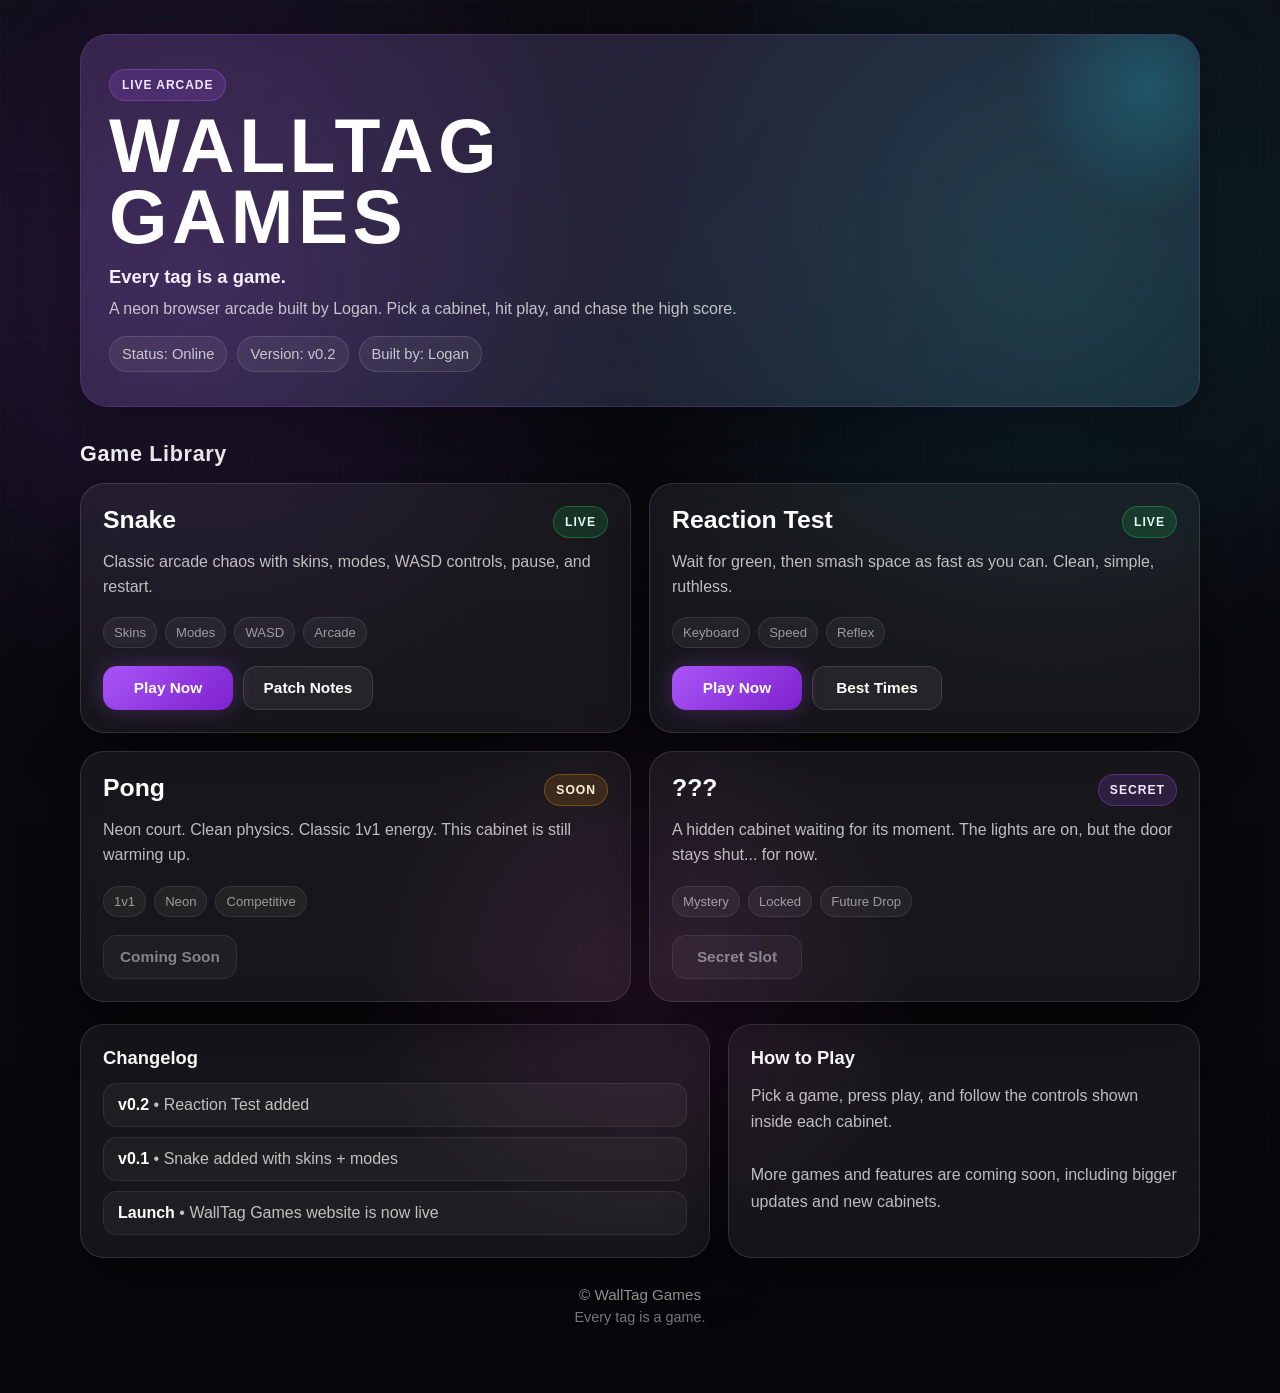
<file: index.html>
<!DOCTYPE html>
<html lang="en">
<head>
  <meta charset="utf-8" />
  <meta name="viewport" content="width=device-width,initial-scale=1" />
  <title>WallTag Games</title>

  <style>
    :root{
      --bg:#07070b;
      --panel:rgba(255,255,255,.06);
      --panel-strong:rgba(255,255,255,.09);
      --border:rgba(255,255,255,.12);
      --text:#ffffff;
      --muted:rgba(255,255,255,.72);
      --soft:rgba(255,255,255,.55);

      --purple:#a855f7;
      --purple-dark:#7e22ce;
      --cyan:#22d3ee;
      --pink:#ff4fd8;
      --green:#22c55e;
      --amber:#f59e0b;
      --shadow:0 18px 60px rgba(0,0,0,.45);
    }

    *{
      box-sizing:border-box;
    }

    html,body{
      margin:0;
      min-height:100%;
      font-family:Arial, Helvetica, sans-serif;
      color:var(--text);
      background:
        radial-gradient(circle at 15% 20%, rgba(168,85,247,.18), transparent 28%),
        radial-gradient(circle at 50% 70%, rgba(255,79,216,.12), transparent 24%),
        radial-gradient(circle at 82% 18%, rgba(34,211,238,.14), transparent 28%),
        linear-gradient(180deg, #0b0b11 0%, #07070b 100%);
      overflow-x:hidden;
    }

    body::before{
      content:"";
      position:fixed;
      inset:0;
      pointer-events:none;
      background:
        linear-gradient(rgba(255,255,255,.025) 1px, transparent 1px),
        linear-gradient(90deg, rgba(255,255,255,.025) 1px, transparent 1px);
      background-size:42px 42px;
      mask-image:linear-gradient(to bottom, rgba(0,0,0,.7), rgba(0,0,0,.2));
    }

    a{
      color:inherit;
      text-decoration:none;
    }

    .wrap{
      width:min(1120px, calc(100% - 32px));
      margin:0 auto;
      padding:34px 0 48px;
    }

    .hero{
      position:relative;
      overflow:hidden;
      padding:34px 28px;
      border:1px solid rgba(168,85,247,.22);
      border-radius:28px;
      background:
        linear-gradient(135deg, rgba(168,85,247,.16), rgba(34,211,238,.08)),
        rgba(255,255,255,.05);
      box-shadow:var(--shadow);
      backdrop-filter:blur(10px);
    }

    .hero::after{
      content:"";
      position:absolute;
      width:260px;
      height:260px;
      right:-80px;
      top:-80px;
      border-radius:50%;
      background:radial-gradient(circle, rgba(34,211,238,.22), transparent 70%);
      pointer-events:none;
    }

    .eyebrow{
      display:inline-block;
      margin-bottom:10px;
      padding:8px 12px;
      border-radius:999px;
      font-size:12px;
      font-weight:700;
      letter-spacing:.08em;
      text-transform:uppercase;
      color:#efe7ff;
      background:rgba(168,85,247,.18);
      border:1px solid rgba(168,85,247,.34);
    }

    h1{
      margin:0;
      font-size:clamp(2.3rem, 6vw, 4.7rem);
      line-height:.95;
      letter-spacing:.06em;
    }

    .hero p{
      margin:12px 0 0;
      max-width:700px;
    }

    .tagline{
      font-size:1.15rem;
      color:#f5efff;
      font-weight:700;
    }

    .sub{
      color:var(--muted);
      font-size:1rem;
    }

    .hero-meta{
      display:flex;
      flex-wrap:wrap;
      gap:10px;
      margin-top:18px;
    }

    .meta-pill{
      padding:9px 12px;
      border-radius:999px;
      font-size:.92rem;
      color:var(--muted);
      background:rgba(255,255,255,.06);
      border:1px solid var(--border);
    }

    .section-title{
      margin:34px 0 16px;
      font-size:1.35rem;
      letter-spacing:.03em;
    }

    .games-grid{
      display:grid;
      grid-template-columns:repeat(2, minmax(0, 1fr));
      gap:18px;
    }

    .card{
      position:relative;
      padding:22px;
      border-radius:24px;
      background:var(--panel);
      border:1px solid var(--border);
      box-shadow:var(--shadow);
      backdrop-filter:blur(10px);
      transition:transform .18s ease, border-color .18s ease, background .18s ease;
    }

    .card:hover{
      transform:translateY(-3px);
      border-color:rgba(168,85,247,.38);
      background:var(--panel-strong);
    }

    .card-top{
      display:flex;
      align-items:flex-start;
      justify-content:space-between;
      gap:12px;
      margin-bottom:12px;
    }

    .game-title{
      margin:0;
      font-size:1.55rem;
    }

    .game-desc{
      margin:0 0 18px;
      color:var(--muted);
      line-height:1.55;
      min-height:48px;
    }

    .status{
      flex-shrink:0;
      padding:8px 11px;
      border-radius:999px;
      font-size:.76rem;
      font-weight:800;
      letter-spacing:.08em;
      text-transform:uppercase;
      border:1px solid transparent;
    }

    .live{
      color:#dffdf0;
      background:rgba(34,197,94,.16);
      border-color:rgba(34,197,94,.35);
    }

    .soon{
      color:#fff2d8;
      background:rgba(245,158,11,.14);
      border-color:rgba(245,158,11,.32);
    }

    .mystery{
      color:#f3e8ff;
      background:rgba(168,85,247,.16);
      border-color:rgba(168,85,247,.35);
    }

    .game-tags{
      display:flex;
      flex-wrap:wrap;
      gap:8px;
      margin-bottom:18px;
    }

    .tag{
      padding:7px 10px;
      border-radius:999px;
      font-size:.82rem;
      color:var(--soft);
      background:rgba(255,255,255,.05);
      border:1px solid rgba(255,255,255,.09);
    }

    .card-actions{
      display:flex;
      gap:10px;
      flex-wrap:wrap;
    }

    .btn{
      display:inline-flex;
      align-items:center;
      justify-content:center;
      min-width:130px;
      padding:12px 16px;
      border-radius:14px;
      font-weight:800;
      font-size:.96rem;
      transition:transform .15s ease, opacity .15s ease, background .15s ease;
    }

    .btn:hover{
      transform:translateY(-1px);
    }

    .btn-primary{
      background:linear-gradient(135deg, var(--purple), var(--purple-dark));
      color:white;
      box-shadow:0 0 22px rgba(168,85,247,.28);
    }

    .btn-secondary{
      background:rgba(255,255,255,.06);
      border:1px solid var(--border);
      color:var(--text);
    }

    .btn-disabled{
      background:rgba(255,255,255,.04);
      border:1px solid rgba(255,255,255,.08);
      color:rgba(255,255,255,.45);
      cursor:not-allowed;
      pointer-events:none;
    }

    .info-grid{
      display:grid;
      grid-template-columns:1.2fr .9fr;
      gap:18px;
      margin-top:22px;
    }

    .panel{
      padding:22px;
      border-radius:24px;
      background:var(--panel);
      border:1px solid var(--border);
      box-shadow:var(--shadow);
    }

    .panel h3{
      margin:0 0 14px;
      font-size:1.15rem;
    }

    .changelog{
      display:grid;
      gap:10px;
    }

    .log-item{
      padding:12px 14px;
      border-radius:14px;
      background:rgba(255,255,255,.04);
      border:1px solid rgba(255,255,255,.08);
      color:var(--muted);
    }

    .log-item strong{
      color:var(--text);
    }

    .howto{
      color:var(--muted);
      line-height:1.65;
    }

    footer{
      margin-top:28px;
      text-align:center;
      color:var(--soft);
      font-size:.95rem;
      padding-bottom:20px;
    }

    .footer-line{
      margin-top:6px;
      font-size:.9rem;
      color:rgba(255,255,255,.45);
    }

    @media (max-width: 860px){
      .games-grid,
      .info-grid{
        grid-template-columns:1fr;
      }

      .hero{
        padding:26px 20px;
      }

      .card{
        padding:20px;
      }
    }

    @media (max-width: 520px){
      .wrap{
        width:min(100% - 20px, 1120px);
      }

      .card-top{
        flex-direction:column;
        align-items:flex-start;
      }

      .btn{
        width:100%;
      }
    }
  </style>
</head>
<body>
  <main class="wrap">

    <section class="hero">
      <div class="eyebrow">Live Arcade</div>
      <h1>WALLTAG<br>GAMES</h1>
      <p class="tagline">Every tag is a game.</p>
      <p class="sub">A neon browser arcade built by Logan. Pick a cabinet, hit play, and chase the high score.</p>

      <div class="hero-meta">
        <div class="meta-pill">Status: Online</div>
        <div class="meta-pill">Version: v0.2</div>
        <div class="meta-pill">Built by: Logan</div>
      </div>
    </section>

    <h2 class="section-title">Game Library</h2>

    <section class="games-grid">

      <article class="card">
        <div class="card-top">
          <div>
            <h3 class="game-title">Snake</h3>
          </div>
          <div class="status live">Live</div>
        </div>

        <p class="game-desc">
          Classic arcade chaos with skins, modes, WASD controls, pause, and restart.
        </p>

        <div class="game-tags">
          <span class="tag">Skins</span>
          <span class="tag">Modes</span>
          <span class="tag">WASD</span>
          <span class="tag">Arcade</span>
        </div>

        <div class="card-actions">
          <a class="btn btn-primary" href="games/snake/snake.html">Play Now</a>
          <a class="btn btn-secondary" href="#">Patch Notes</a>
        </div>
      </article>

      <article class="card">
        <div class="card-top">
          <div>
            <h3 class="game-title">Reaction Test</h3>
          </div>
          <div class="status live">Live</div>
        </div>

        <p class="game-desc">
          Wait for green, then smash space as fast as you can. Clean, simple, ruthless.
        </p>

        <div class="game-tags">
          <span class="tag">Keyboard</span>
          <span class="tag">Speed</span>
          <span class="tag">Reflex</span>
        </div>

        <div class="card-actions">
          <a class="btn btn-primary" href="reaction-test/">Play Now</a>
          <a class="btn btn-secondary" href="#">Best Times</a>
        </div>
      </article>

      <article class="card">
        <div class="card-top">
          <div>
            <h3 class="game-title">Pong</h3>
          </div>
          <div class="status soon">Soon</div>
        </div>

        <p class="game-desc">
          Neon court. Clean physics. Classic 1v1 energy. This cabinet is still warming up.
        </p>

        <div class="game-tags">
          <span class="tag">1v1</span>
          <span class="tag">Neon</span>
          <span class="tag">Competitive</span>
        </div>

        <div class="card-actions">
          <span class="btn btn-disabled">Coming Soon</span>
        </div>
      </article>

      <article class="card">
        <div class="card-top">
          <div>
            <h3 class="game-title">???</h3>
          </div>
          <div class="status mystery">Secret</div>
        </div>

        <p class="game-desc">
          A hidden cabinet waiting for its moment. The lights are on, but the door stays shut... for now.
        </p>

        <div class="game-tags">
          <span class="tag">Mystery</span>
          <span class="tag">Locked</span>
          <span class="tag">Future Drop</span>
        </div>

        <div class="card-actions">
          <span class="btn btn-disabled">Secret Slot</span>
        </div>
      </article>

    </section>

    <section class="info-grid">
      <div class="panel">
        <h3>Changelog</h3>
        <div class="changelog">
          <div class="log-item"><strong>v0.2</strong> • Reaction Test added</div>
          <div class="log-item"><strong>v0.1</strong> • Snake added with skins + modes</div>
          <div class="log-item"><strong>Launch</strong> • WallTag Games website is now live</div>
        </div>
      </div>

      <div class="panel">
        <h3>How to Play</h3>
        <div class="howto">
          Pick a game, press play, and follow the controls shown inside each cabinet.<br><br>
          More games and features are coming soon, including bigger updates and new cabinets.
        </div>
      </div>
    </section>

    <footer>
      © WallTag Games
      <div class="footer-line">Every tag is a game.</div>
    </footer>

  </main>
</body>
</html>
</file>
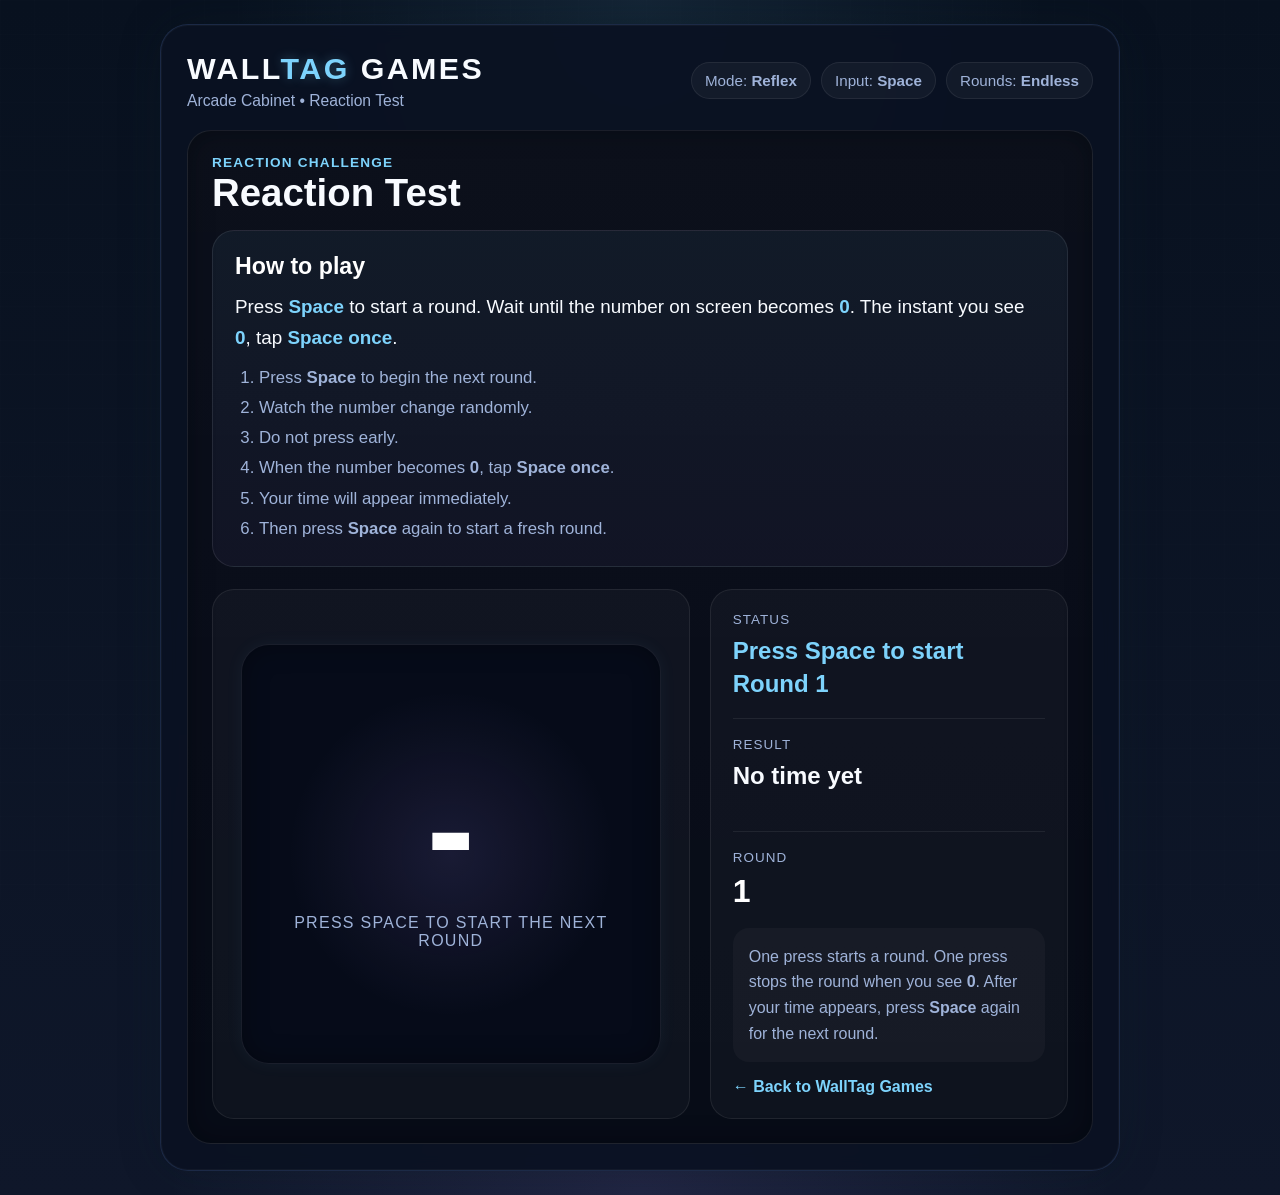
<file: reaction-test/index.html>
<!DOCTYPE html>
<html lang="en">
<head>
  <meta charset="utf-8" />
  <meta name="viewport" content="width=device-width, initial-scale=1" />
  <title>WallTag Games | Reaction Test</title>
  <style>
    * {
      box-sizing: border-box;
    }

    :root {
      --bg1: #08111f;
      --bg2: #0f172a;
      --panel: rgba(10, 18, 34, 0.92);
      --line: rgba(120, 170, 255, 0.16);
      --text: #f8fbff;
      --muted: #9fb3d9;
      --cyan: #7dd3fc;
      --green: #4ade80;
      --red: #fb7185;
      --yellow: #facc15;
      --purple: #a78bfa;
    }

    body {
      margin: 0;
      min-height: 100vh;
      font-family: Arial, Helvetica, sans-serif;
      color: var(--text);
      background:
        radial-gradient(circle at top, rgba(125, 211, 252, 0.10), transparent 30%),
        radial-gradient(circle at bottom, rgba(167, 139, 250, 0.12), transparent 35%),
        linear-gradient(180deg, var(--bg1), var(--bg2));
    }

    .grid-bg {
      position: fixed;
      inset: 0;
      pointer-events: none;
      opacity: 0.22;
      background-image:
        linear-gradient(rgba(255,255,255,0.04) 1px, transparent 1px),
        linear-gradient(90deg, rgba(255,255,255,0.04) 1px, transparent 1px);
      background-size: 34px 34px;
    }

    .wrap {
      position: relative;
      z-index: 1;
      min-height: 100vh;
      display: flex;
      align-items: center;
      justify-content: center;
      padding: 24px;
    }

    .cabinet {
      width: 100%;
      max-width: 960px;
      background: var(--panel);
      border: 1px solid var(--line);
      border-radius: 28px;
      padding: 26px;
      box-shadow:
        0 0 0 1px rgba(255,255,255,0.03) inset,
        0 0 40px rgba(0,0,0,0.25),
        0 0 60px rgba(125, 211, 252, 0.05);
      backdrop-filter: blur(8px);
    }

    .topbar {
      display: flex;
      justify-content: space-between;
      gap: 14px;
      align-items: center;
      flex-wrap: wrap;
      margin-bottom: 20px;
    }

    .logo {
      font-size: 1.9rem;
      font-weight: 900;
      letter-spacing: 0.08em;
    }

    .logo .tag {
      color: var(--cyan);
      text-shadow: 0 0 12px rgba(125, 211, 252, 0.3);
    }

    .sub {
      color: var(--muted);
      margin-top: 6px;
      font-size: 0.98rem;
    }

    .chips {
      display: flex;
      gap: 10px;
      flex-wrap: wrap;
    }

    .chip {
      padding: 9px 13px;
      border-radius: 999px;
      background: rgba(255,255,255,0.04);
      border: 1px solid rgba(255,255,255,0.07);
      color: var(--muted);
      font-size: 0.95rem;
    }

    .screen {
      border-radius: 24px;
      border: 1px solid rgba(255,255,255,0.08);
      background:
        linear-gradient(180deg, rgba(255,255,255,0.03), rgba(255,255,255,0.01)),
        rgba(4, 8, 20, 0.88);
      padding: 24px;
      box-shadow: inset 0 0 26px rgba(0,0,0,0.35);
    }

    .heading {
      display: flex;
      justify-content: space-between;
      gap: 12px;
      align-items: center;
      flex-wrap: wrap;
      margin-bottom: 18px;
    }

    .mode {
      color: var(--cyan);
      font-size: 0.85rem;
      text-transform: uppercase;
      letter-spacing: 0.09em;
      font-weight: 700;
    }

    h1 {
      margin: 4px 0 0;
      font-size: 2.4rem;
      line-height: 1;
    }

    .instruction-box {
      margin-bottom: 22px;
      padding: 22px;
      border-radius: 22px;
      background:
        linear-gradient(180deg, rgba(125, 211, 252, 0.06), rgba(167, 139, 250, 0.05));
      border: 1px solid rgba(255,255,255,0.09);
    }

    .instruction-title {
      font-size: 1.45rem;
      font-weight: 900;
      color: white;
      margin-bottom: 12px;
    }

    .instruction-big {
      font-size: 1.18rem;
      line-height: 1.6;
      color: var(--text);
      margin-bottom: 10px;
    }

    .instruction-big strong {
      color: var(--cyan);
    }

    .instruction-list {
      margin: 0;
      padding-left: 24px;
      color: var(--muted);
      font-size: 1.05rem;
      line-height: 1.8;
    }

    .game-area {
      display: grid;
      grid-template-columns: 1.2fr 0.9fr;
      gap: 20px;
      align-items: stretch;
    }

    .display-card,
    .info-card {
      border-radius: 22px;
      background: rgba(255,255,255,0.03);
      border: 1px solid rgba(255,255,255,0.08);
      padding: 22px;
    }

    .display-card {
      display: flex;
      align-items: center;
      justify-content: center;
      min-height: 420px;
    }

    .display-core {
      width: 100%;
      max-width: 420px;
      aspect-ratio: 1 / 1;
      border-radius: 28px;
      background:
        radial-gradient(circle at center, rgba(167, 139, 250, 0.12), transparent 55%),
        rgba(7, 12, 26, 0.96);
      border: 1px solid rgba(255,255,255,0.08);
      box-shadow:
        inset 0 0 26px rgba(0,0,0,0.35),
        0 0 18px rgba(125, 211, 252, 0.05);
      display: flex;
      flex-direction: column;
      align-items: center;
      justify-content: center;
      padding: 18px;
      text-align: center;
    }

    .number {
      font-size: clamp(5rem, 15vw, 9rem);
      font-weight: 900;
      line-height: 1;
      margin-bottom: 12px;
    }

    .number.normal { color: white; }
    .number.zero {
      color: var(--green);
      text-shadow: 0 0 18px rgba(74, 222, 128, 0.32);
    }
    .number.early {
      color: var(--red);
      text-shadow: 0 0 18px rgba(251, 113, 133, 0.22);
    }

    .display-caption {
      font-size: 1rem;
      color: var(--muted);
      text-transform: uppercase;
      letter-spacing: 0.08em;
    }

    .panel-title {
      color: var(--muted);
      text-transform: uppercase;
      letter-spacing: 0.08em;
      font-size: 0.84rem;
      margin-bottom: 8px;
    }

    .big-line {
      min-height: 2.2em;
      font-size: 1.5rem;
      font-weight: 800;
      line-height: 1.35;
    }

    .status-info { color: var(--cyan); }
    .status-wait { color: var(--yellow); }
    .status-go { color: var(--green); }
    .status-bad { color: var(--red); }

    .round-box {
      margin-top: 18px;
      padding-top: 18px;
      border-top: 1px solid rgba(255,255,255,0.07);
    }

    .round-num {
      font-size: 2rem;
      font-weight: 900;
      color: white;
    }

    .hint {
      margin-top: 18px;
      padding: 16px;
      border-radius: 16px;
      background: rgba(255,255,255,0.03);
      color: var(--muted);
      line-height: 1.6;
      font-size: 1rem;
    }

    .back {
      display: inline-block;
      margin-top: 16px;
      color: var(--cyan);
      text-decoration: none;
      font-weight: 700;
    }

    .back:hover {
      text-decoration: underline;
    }

    @media (max-width: 820px) {
      .game-area {
        grid-template-columns: 1fr;
      }

      .display-card {
        min-height: 320px;
      }

      h1 {
        font-size: 2rem;
      }

      .instruction-title {
        font-size: 1.25rem;
      }

      .instruction-big {
        font-size: 1.05rem;
      }

      .instruction-list {
        font-size: 1rem;
      }
    }
  </style>
</head>
<body>
  <div class="grid-bg"></div>

  <div class="wrap">
    <div class="cabinet">
      <div class="topbar">
        <div>
          <div class="logo">WALL<span class="tag">TAG</span> GAMES</div>
          <div class="sub">Arcade Cabinet • Reaction Test</div>
        </div>

        <div class="chips">
          <div class="chip">Mode: <strong>Reflex</strong></div>
          <div class="chip">Input: <strong>Space</strong></div>
          <div class="chip">Rounds: <strong>Endless</strong></div>
        </div>
      </div>

      <div class="screen">
        <div class="heading">
          <div>
            <div class="mode">Reaction Challenge</div>
            <h1>Reaction Test</h1>
          </div>
        </div>

        <div class="instruction-box">
          <div class="instruction-title">How to play</div>
          <div class="instruction-big">
            Press <strong>Space</strong> to start a round.
            Wait until the number on screen becomes <strong>0</strong>.
            The instant you see <strong>0</strong>, tap <strong>Space once</strong>.
          </div>
          <ol class="instruction-list">
            <li>Press <strong>Space</strong> to begin the next round.</li>
            <li>Watch the number change randomly.</li>
            <li>Do not press early.</li>
            <li>When the number becomes <strong>0</strong>, tap <strong>Space once</strong>.</li>
            <li>Your time will appear immediately.</li>
            <li>Then press <strong>Space</strong> again to start a fresh round.</li>
          </ol>
        </div>

        <div class="game-area">
          <div class="display-card">
            <div class="display-core">
              <div class="number normal" id="numberDisplay">-</div>
              <div class="display-caption" id="displayCaption">Press space to start round 1</div>
            </div>
          </div>

          <div class="info-card">
            <div class="panel-title">Status</div>
            <div class="big-line status-info" id="statusText">Press Space to start Round 1</div>

            <div class="round-box">
              <div class="panel-title">Result</div>
              <div class="big-line" id="resultText">No time yet</div>
            </div>

            <div class="round-box">
              <div class="panel-title">Round</div>
              <div class="round-num" id="roundText">1</div>
            </div>

            <div class="hint">
              One press starts a round.  
              One press stops the round when you see <strong>0</strong>.  
              After your time appears, press <strong>Space</strong> again for the next round.
            </div>

            <a class="back" href="../index.html">← Back to WallTag Games</a>
          </div>
        </div>
      </div>
    </div>
  </div>

  <script>
    const numberDisplay = document.getElementById("numberDisplay");
    const displayCaption = document.getElementById("displayCaption");
    const statusText = document.getElementById("statusText");
    const resultText = document.getElementById("resultText");
    const roundText = document.getElementById("roundText");

    let gameState = "ready";
    let startTime = 0;
    let timeoutId = null;
    let round = 1;
    let lastSpaceTime = 0;

    function setStatus(message, className) {
      statusText.textContent = message;
      statusText.className = "big-line " + className;
    }

    function clearPendingTimer() {
      if (timeoutId !== null) {
        clearTimeout(timeoutId);
        timeoutId = null;
      }
    }

    function getRandomNumber() {
      return Math.floor(Math.random() * 10);
    }

    function updateRoundText() {
      roundText.textContent = round;
    }

    function resetToReadyState() {
      clearPendingTimer();
      gameState = "ready";
      numberDisplay.textContent = "-";
      numberDisplay.className = "number normal";
      displayCaption.textContent = "Press space to start the next round";
      setStatus("Press Space to start Round " + round, "status-info");
    }

    function startRound() {
      clearPendingTimer();
      gameState = "waiting";
      numberDisplay.textContent = "-";
      numberDisplay.className = "number normal";
      displayCaption.textContent = "Wait for 0";
      resultText.textContent = "Round " + round + " in progress...";
      setStatus("Round " + round + " started. Wait for 0", "status-wait");

      const firstDelay = Math.floor(Math.random() * 900) + 500;
      timeoutId = setTimeout(showNextNumber, firstDelay);
    }

    function showNextNumber() {
      if (gameState !== "waiting") return;

      const num = getRandomNumber();
      numberDisplay.textContent = num;

      if (num === 0) {
        gameState = "go";
        startTime = performance.now();
        numberDisplay.className = "number zero";
        displayCaption.textContent = "PRESS SPACE NOW";
        setStatus("0 is on screen. PRESS SPACE!", "status-go");
        clearPendingTimer();
        return;
      }

      numberDisplay.className = "number normal";
      displayCaption.textContent = "Wait for 0";
      const nextDelay = Math.floor(Math.random() * 700) + 250;
      timeoutId = setTimeout(showNextNumber, nextDelay);
    }

    function handleTooEarly() {
      clearPendingTimer();
      gameState = "result";
      numberDisplay.textContent = "X";
      numberDisplay.className = "number early";
      displayCaption.textContent = "Too early";
      setStatus("Too early. Round failed", "status-bad");
      resultText.textContent = "Too early! Press Space to start Round " + (round + 1);
      round += 1;
      updateRoundText();
    }

    function finishRound() {
      clearPendingTimer();
      const reactionTime = Math.round(performance.now() - startTime);
      gameState = "result";
      numberDisplay.textContent = "0";
      numberDisplay.className = "number zero";
      displayCaption.textContent = "Round complete";
      setStatus("Round complete", "status-go");
      resultText.textContent = "Your time: " + reactionTime + " ms. Press Space for Round " + (round + 1);
      round += 1;
      updateRoundText();
    }

    document.addEventListener("keydown", (event) => {
      if (event.code !== "Space") return;
      event.preventDefault();

      const now = Date.now();
      if (now - lastSpaceTime < 140) return;
      lastSpaceTime = now;

      if (gameState === "ready") {
        startRound();
        return;
      }

      if (gameState === "waiting") {
        handleTooEarly();
        return;
      }

      if (gameState === "go") {
        finishRound();
        return;
      }

      if (gameState === "result") {
        resetToReadyState();
      }
    });

    updateRoundText();
    resetToReadyState();
  </script>
</body>
</html>
</file>
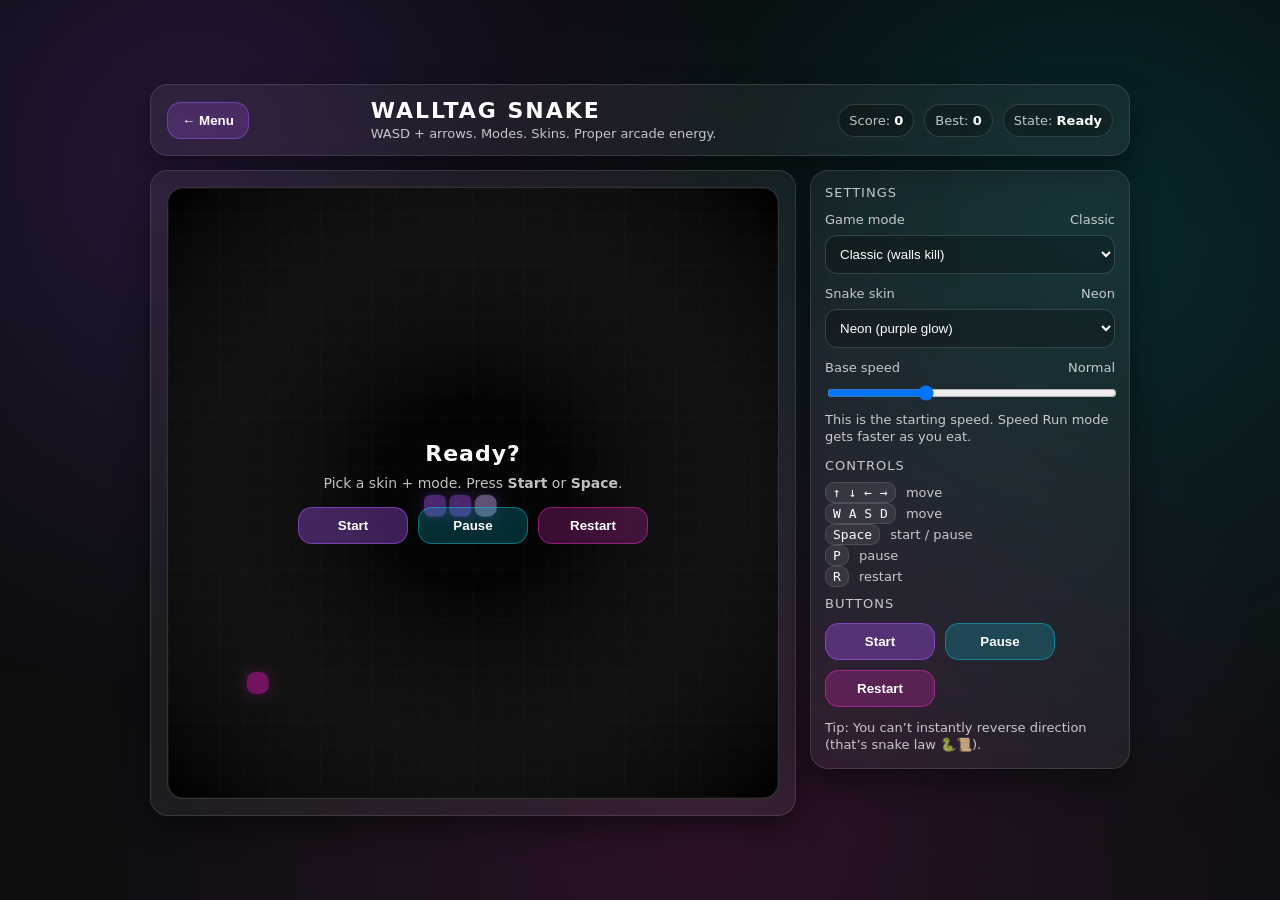
<file: games/snake/snake.html>
<!DOCTYPE html>
<html lang="en">
<head>
  <meta charset="utf-8" />
  <meta name="viewport" content="width=device-width,initial-scale=1" />
  <title>Snake | WallTag Games</title>
  <style>
    .backBtn{
  min-width:auto;
  padding:10px 14px;
  border-radius:14px;
  background: rgba(168,85,247,.22);
  border:1px solid rgba(168,85,247,.45);
  color:white;
  font-weight:800;
}
.backBtn:hover{
  background: rgba(168,85,247,.32);
}
    :root{
      --bg:#0b0b0c;
      --panel:rgba(255,255,255,.06);
      --border:rgba(255,255,255,.12);
      --muted:rgba(255,255,255,.75);
      --ink:#fff;
      --shadow: rgba(0,0,0,.45);

      --grid:rgba(255,255,255,.06);
      --accent:#a855f7;
      --ok:#00e5ff;
      --danger:#ff2bd6;
    }
    *{ box-sizing:border-box; }
    body{
      margin:0;
      min-height:100vh;
      color:var(--ink);
      font-family: system-ui,-apple-system,Segoe UI,Roboto,Arial,sans-serif;
      display:grid;
      place-items:center;
      padding:18px;
      background:
        radial-gradient(circle at 15% 15%, rgba(168,85,247,.18), transparent 42%),
        radial-gradient(circle at 85% 25%, rgba(0,229,255,.14), transparent 46%),
        radial-gradient(circle at 55% 90%, rgba(255,43,214,.12), transparent 55%),
        linear-gradient(180deg, #070708, #0f0f12);
    }
    .wrap{ width:min(980px,100%); display:grid; gap:14px; }

    header{
  display:flex; align-items:center; justify-content:space-between; gap:12px;
      padding:14px 16px;
      background:var(--panel);
      border:1px solid var(--border);
      border-radius:18px;
      box-shadow: 0 12px 30px var(--shadow);
      backdrop-filter: blur(6px);
    }
    .title{ text-align:left; display:grid; gap:2px; }
    .title h1{ margin:0; font-size:22px; letter-spacing:2px; line-height:1.1; }
    .title .sub{ color:var(--muted); font-size:13px; }

    .stats{ display:flex; gap:10px; flex-wrap:wrap; justify-content:flex-end; }
    .pill{
      padding:8px 10px; border-radius:999px;
      background: rgba(0,0,0,.25);
      border:1px solid rgba(255,255,255,.14);
      font-size:13px; color:var(--muted);
    }
    .pill b{ color:var(--ink); }

    .gameArea{ display:grid; grid-template-columns: 1fr 320px; gap:14px; align-items:start; }

    .card{
      background:var(--panel);
      border:1px solid var(--border);
      border-radius:18px;
      box-shadow: 0 12px 30px var(--shadow);
      backdrop-filter: blur(6px);
      overflow:hidden;
    }

    .canvasWrap{ position:relative; padding:16px; }
    canvas{
      width:100%;
      height:auto;
      display:block;
      border-radius:16px;
      border:2px solid rgba(255,255,255,.14);
      background:#060607;
    }

    .overlay{
      position:absolute; inset:16px;
      display:grid; place-items:center;
      border-radius:16px;
      background: rgba(0,0,0,.55);
      border:1px solid rgba(255,255,255,.14);
      text-align:center;
      padding:16px;
    }
    .overlay.hidden{ display:none; }
    .overlay h2{ margin:0 0 8px; font-size:22px; letter-spacing:1px; }
    .overlay p{ margin:0 0 14px; color:var(--muted); font-size:14px; line-height:1.35; }

    .btnRow{ display:flex; gap:10px; justify-content:center; flex-wrap:wrap; }
    button{
      appearance:none; border:none;
      border-radius:14px;
      padding:10px 12px;
      cursor:pointer;
      font-weight:800;
      color:white;
      background: rgba(255,255,255,.10);
      border: 1px solid rgba(255,255,255,.16);
      transition: transform .12s ease, background .12s ease, border-color .12s ease;
      min-width:110px;
    }
    button:hover{ transform: translateY(-1px); border-color: rgba(255,255,255,.28); }
    button:active{ transform: translateY(0px); }

    .primary{ background: rgba(168,85,247,.35); border-color: rgba(168,85,247,.55); }
    .primary:hover{ background: rgba(168,85,247,.45); }
    .ok{ background: rgba(0,229,255,.18); border-color: rgba(0,229,255,.38); }
    .ok:hover{ background: rgba(0,229,255,.24); }
    .danger{ background: rgba(255,43,214,.22); border-color: rgba(255,43,214,.42); }
    .danger:hover{ background: rgba(255,43,214,.30); }

    aside{ padding:14px; display:grid; gap:12px; }
    .sectionTitle{
      font-size:13px; color:var(--muted);
      letter-spacing:1px; text-transform:uppercase;
    }
    .row{ display:grid; gap:8px; }
    label{
      font-size:13px; color:var(--muted);
      display:flex; justify-content:space-between; gap:10px; align-items:center;
    }
    select, input[type="range"]{ width:100%; }
    select{
      background: rgba(0,0,0,.25);
      border: 1px solid rgba(255,255,255,.16);
      color: white;
      padding:10px 10px;
      border-radius:12px;
      outline:none;
    }
    .hint{ font-size:13px; color:var(--muted); line-height:1.35; }
    .keys{ display:grid; gap:6px; font-size:13px; color:var(--muted); }
    .keys code{
      color:white;
      background: rgba(255,255,255,.08);
      border:1px solid rgba(255,255,255,.12);
      padding:2px 7px;
      border-radius:9px;
      margin-right:6px;
    }

    @media (max-width: 900px){
      .gameArea{ grid-template-columns: 1fr; }
      aside{ padding-top:0; }
    }
  </style>
</head>

<body>
  <div class="wrap">
    <header>
  <button id="backBtn" class="backBtn">← Menu</button>
  <div class="title">
        <h1>WALLTAG SNAKE</h1>
        <div class="sub">WASD + arrows. Modes. Skins. Proper arcade energy.</div>
      </div>
      <div class="stats">
        <div class="pill">Score: <b id="score">0</b></div>
        <div class="pill">Best: <b id="best">0</b></div>
        <div class="pill">State: <b id="state">Ready</b></div>
      </div>
    </header>

    <div class="gameArea">
      <div class="card canvasWrap">
        <canvas id="c" width="720" height="720"></canvas>

        <div id="overlay" class="overlay">
          <div>
            <h2 id="overlayTitle">Ready?</h2>
            <p id="overlayText">Pick a skin + mode. Press <b>Start</b> or <b>Space</b>.</p>
            <div class="btnRow">
              <button id="startBtn" class="primary">Start</button>
              <button id="pauseBtn" class="ok">Pause</button>
              <button id="restartBtn" class="danger">Restart</button>
            </div>
          </div>
        </div>
      </div>

      <div class="card">
        <aside>
          <div class="sectionTitle">Settings</div>

          <div class="row">
            <label for="mode">Game mode <span id="modeDesc">Classic</span></label>
            <select id="mode">
              <option value="classic">Classic (walls kill)</option>
              <option value="wrap">No Walls (wrap around)</option>
              <option value="speed">Speed Run (faster each food)</option>
              <option value="frenzy">Food Frenzy (3 foods)</option>
            </select>
          </div>

          <div class="row">
            <label for="skin">Snake skin <span id="skinPreview">Neon</span></label>
            <select id="skin">
              <option value="neon">Neon (purple glow)</option>
              <option value="toxic">Toxic (green slime)</option>
              <option value="ice">Ice (blue chill)</option>
              <option value="lava">Lava (orange heat)</option>
              <option value="mono">Mono (white/black)</option>
            </select>
          </div>

          <div class="row">
            <label for="speed">Base speed <span id="speedLabel">Normal</span></label>
            <input id="speed" type="range" min="6" max="18" value="10" />
            <div class="hint">This is the starting speed. Speed Run mode gets faster as you eat.</div>
          </div>

          <div class="sectionTitle">Controls</div>
          <div class="keys">
            <div><code>↑ ↓ ← →</code> move</div>
            <div><code>W A S D</code> move</div>
            <div><code>Space</code> start / pause</div>
            <div><code>P</code> pause</div>
            <div><code>R</code> restart</div>
          </div>

          <div class="sectionTitle">Buttons</div>
          <div class="btnRow" style="justify-content:flex-start">
            <button id="startBtn2" class="primary">Start</button>
            <button id="pauseBtn2" class="ok">Pause</button>
            <button id="restartBtn2" class="danger">Restart</button>
          </div>

          <div class="hint">
            Tip: You can’t instantly reverse direction (that’s snake law 🐍📜).
          </div>
        </aside>
      </div>
    </div>
  </div>

  <script>
    // ==========================
    // WallTag Snake (full build)
    // ==========================
const sounds = {
  click: new Audio("../../sounds/click.mp3"),
  start: new Audio("../../sounds/start.mp3"),
  gameover: new Audio("../../sounds/gameover.mp3"),
  success: new Audio("../../sounds/success.mp3"),
  fail: new Audio("../../sounds/fail.mp3"),
  food: new Audio("../../sounds/food.mp3"),
  go: new Audio("../../sounds/go.mp3")
};

function playSound(sound) {
  sound.currentTime = 0;
  sound.play().catch(err => console.log("Sound error:", err));
}
    function blurUIFocus() {
  if (document.activeElement) {
    document.activeElement.blur();
  }
}
    const canvas = document.getElementById("c");
    const ctx = canvas.getContext("2d");

    const scoreEl = document.getElementById("score");
    const bestEl  = document.getElementById("best");
    const stateEl = document.getElementById("state");

    const overlay = document.getElementById("overlay");
    const overlayTitle = document.getElementById("overlayTitle");
    const overlayText  = document.getElementById("overlayText");

   const startBtn   = document.getElementById("startBtn");
const pauseBtn   = document.getElementById("pauseBtn");
const restartBtn = document.getElementById("restartBtn");
const startBtn2   = document.getElementById("startBtn2");
const pauseBtn2   = document.getElementById("pauseBtn2");
const restartBtn2 = document.getElementById("restartBtn2");
const backBtn = document.getElementById("backBtn");

    const skinSel = document.getElementById("skin");
    const skinPreview = document.getElementById("skinPreview");
    const modeSel = document.getElementById("mode");
    const modeDesc = document.getElementById("modeDesc");
    const speedRange = document.getElementById("speed");
    const speedLabel = document.getElementById("speedLabel");

    // Grid setup
    const GRID = 24;
    const CELL = canvas.width / GRID;

    // Skins
    const SKINS = {
      neon:  { body:"#a855f7", head:"#d4b1ff", glow:"rgba(168,85,247,.55)", food:"#ff2bd6", foodGlow:"rgba(255,43,214,.55)" },
      toxic: { body:"#76ff7a", head:"#c7ff6a", glow:"rgba(118,255,122,.40)", food:"#00e5ff", foodGlow:"rgba(0,229,255,.50)" },
      ice:   { body:"#5bd6ff", head:"#b7f3ff", glow:"rgba(91,214,255,.45)",  food:"#a855f7", foodGlow:"rgba(168,85,247,.50)" },
      lava:  { body:"#ff8a3d", head:"#ffd3a8", glow:"rgba(255,138,61,.45)",  food:"#00e5ff", foodGlow:"rgba(0,229,255,.45)" },
      mono:  { body:"#f2f2f2", head:"#ffffff", glow:"rgba(255,255,255,.25)", food:"#a855f7", foodGlow:"rgba(168,85,247,.45)" }
    };

    function getSkin(){
      return SKINS[skinSel.value] || SKINS.neon;
    }

    // Game state
    let snake, dir, nextDir, foods;
    let score = 0;
    let best = Number(localStorage.getItem("walltag_snake_best") || 0);
    let running = false;
    let paused = false;
    let dead = false;

    let baseStepMs = 1000 / Number(speedRange.value);
    let stepMs = baseStepMs;
    let lastTime = 0;

    bestEl.textContent = best;

    function setState(t){ stateEl.textContent = t; }

    function showOverlay(title, html){
      overlayTitle.textContent = title;
      overlayText.innerHTML = html;
      overlay.classList.remove("hidden");
    }
    function hideOverlay(){
      overlay.classList.add("hidden");
    }

    function speedText(v){
      const n = Number(v);
      if (n <= 8) return "Chill";
      if (n <= 12) return "Normal";
      if (n <= 15) return "Fast";
      return "Insane";
    }

    function syncSpeed(){
      baseStepMs = 1000 / Number(speedRange.value);
      // If not in speed-run, step speed follows base speed live
      if (modeSel.value !== "speed") stepMs = baseStepMs;
      speedLabel.textContent = speedText(speedRange.value);
    }
    speedRange.addEventListener("input", syncSpeed);
    syncSpeed();

    function modeNiceName(v){
      if (v === "classic") return "Classic";
      if (v === "wrap") return "No Walls";
      if (v === "speed") return "Speed Run";
      if (v === "frenzy") return "Food Frenzy";
      return "Classic";
    }

    modeSel.addEventListener("change", () => {
      modeDesc.textContent = modeNiceName(modeSel.value);
      // Reset speed if switching away from speed-run
      syncSpeed();
      restart();
    });

    skinSel.addEventListener("change", () => {
      skinPreview.textContent = skinSel.options[skinSel.selectedIndex].textContent.split(" (")[0];
      draw();
    });

    function randCell(){
      return Math.floor(Math.random() * GRID);
    }

    function cellOccupied(x,y){
      return snake.some(p => p.x === x && p.y === y) || foods.some(f => f.x === x && f.y === y);
    }

    function placeOneFood(){
      while(true){
        const fx = randCell();
        const fy = randCell();
        if (!cellOccupied(fx,fy)){
          foods.push({x:fx, y:fy});
          return;
        }
      }
    }

    function setFoodForMode(){
      foods = [];
      const count = (modeSel.value === "frenzy") ? 3 : 1;
      for (let i=0;i<count;i++) placeOneFood();
    }

    function resetGame(){
      const mid = Math.floor(GRID/2);
      snake = [
        {x: mid, y: mid},
        {x: mid-1, y: mid},
        {x: mid-2, y: mid}
      ];
      dir = {x: 1, y: 0};
      nextDir = {x: 1, y: 0};
      score = 0;
      running = false;
      paused = false;
      dead = false;
      lastTime = 0;

      syncSpeed();
      // In Speed Run, start from base speed every restart
      stepMs = baseStepMs;

      setFoodForMode();

      scoreEl.textContent = score;
      setState("Ready");
      showOverlay("Ready?", "Pick a skin + mode. Press <b>Start</b> or <b>Space</b>.");
      draw();
    }

function start(){
  blurUIFocus(); // 👈 ADD THIS LINE

  if (dead) resetGame();
  running = true;
  paused = false;
  hideOverlay();
  setState("Running");
}

    function togglePause(){
      if (!running || dead) return;
      paused = !paused;
      if (paused){
        setState("Paused");
        showOverlay("Paused", "Press <b>Space</b>, <b>P</b>, or click <b>Pause</b> to resume.");
      } else {
        hideOverlay();
        setState("Running");
      }
    }

    function restart(){
      resetGame();
    }

    function die(){
  playSound(sounds.gameover); // 👈 ADD THIS LINE
  dead = true;
  running = false;
  paused = false;
  setState("Game Over");

      if (score > best){
        best = score;
        localStorage.setItem("walltag_snake_best", String(best));
        bestEl.textContent = best;
      }

      showOverlay("Game Over", `Score: <b>${score}</b><br>Press <b>Restart</b> or <b>R</b> to go again.`);
    }

    // Prevent instant reverse
    function setDir(nx, ny){
      if (nx === -dir.x && ny === -dir.y) return;
      nextDir = {x:nx, y:ny};
    }

    // WASD + Arrows + Space/P/R
document.addEventListener("keydown", (e) => {
  const k = e.key.toLowerCase();

  if (k === " ") {
    e.preventDefault();

    if (!running && !dead) {
      playSound(sounds.start);
      start();
    } else {
      playSound(sounds.click);
      togglePause();
    }
    return;
  }

  if (k === "p") {
    playSound(sounds.click);
    togglePause();
    return;
  }

  if (k === "r") {
    playSound(sounds.click);
    setTimeout(() => restart(), 60);
    return;
  }

  if (!running || paused || dead) return;

  if (k === "arrowup" || k === "w") setDir(0, -1);
  else if (k === "arrowdown" || k === "s") setDir(0, 1);
  else if (k === "arrowleft" || k === "a") setDir(-1, 0);
  else if (k === "arrowright" || k === "d") setDir(1, 0);
});

    // Buttons (both sets)
   [startBtn, startBtn2].forEach(b => b.addEventListener("click", () => {
  playSound(sounds.start);
  start();
}));

[pauseBtn, pauseBtn2].forEach(b => b.addEventListener("click", () => {
  playSound(sounds.click);
  togglePause();
}));

[restartBtn, restartBtn2].forEach(b => b.addEventListener("click", () => {
  playSound(sounds.click);
  restart();
}));
backBtn.addEventListener("click", () => {
  window.location.href = "/walltag-games/";
});
    // Drawing helpers
    function drawGrid(){
      ctx.save();
      ctx.strokeStyle = getComputedStyle(document.documentElement).getPropertyValue("--grid").trim() || "rgba(255,255,255,.06)";
      ctx.lineWidth = 1;
      for (let i=1;i<GRID;i++){
        const p = i*CELL;
        ctx.beginPath(); ctx.moveTo(p,0); ctx.lineTo(p,canvas.height); ctx.stroke();
        ctx.beginPath(); ctx.moveTo(0,p); ctx.lineTo(canvas.width,p); ctx.stroke();
      }
      ctx.restore();
    }

    function roundRect(x,y,w,h,r){
      const rr = Math.min(r, w/2, h/2);
      ctx.beginPath();
      ctx.moveTo(x+rr,y);
      ctx.arcTo(x+w,y,x+w,y+h,rr);
      ctx.arcTo(x+w,y+h,x,y+h,rr);
      ctx.arcTo(x,y+h,x,y,rr);
      ctx.arcTo(x,y,x+w,y,rr);
      ctx.closePath();
    }

    function drawCell(x,y,fill,glow,round=8){
      const px = x*CELL;
      const py = y*CELL;
      const pad = 2;
      ctx.save();
      if (glow){
        ctx.shadowColor = glow;
        ctx.shadowBlur = 18;
      }
      ctx.fillStyle = fill;
      roundRect(px+pad, py+pad, CELL-pad*2, CELL-pad*2, round);
      ctx.fill();
      ctx.restore();
    }

    function draw(){
      ctx.clearRect(0,0,canvas.width,canvas.height);

      // vignette-ish background
      const g = ctx.createRadialGradient(canvas.width/2, canvas.height/2, canvas.width*0.15, canvas.width/2, canvas.height/2, canvas.width*0.7);
      g.addColorStop(0, "rgba(255,255,255,.02)");
      g.addColorStop(1, "rgba(0,0,0,.55)");
      ctx.fillStyle = g;
      ctx.fillRect(0,0,canvas.width,canvas.height);

      drawGrid();

      const skin = getSkin();

      // foods
      for (const f of foods){
        drawCell(f.x, f.y, skin.food, skin.foodGlow, 10);
      }

      // snake
      for (let i=snake.length-1; i>=0; i--){
        const p = snake[i];
        const isHead = i === 0;
        drawCell(p.x, p.y, isHead ? skin.head : skin.body, skin.glow, isHead ? 10 : 8);

        // little shine dot
        ctx.save();
        ctx.fillStyle = "rgba(255,255,255,.10)";
        ctx.beginPath();
        ctx.arc(p.x*CELL + CELL*0.35, p.y*CELL + CELL*0.35, CELL*0.10, 0, Math.PI*2);
        ctx.fill();
        ctx.restore();
      }
    }

    function eatFoodAt(x,y){
      const idx = foods.findIndex(f => f.x === x && f.y === y);
      if (idx === -1) return false;

      foods.splice(idx,1);
      score += 1;
      scoreEl.textContent = score;

      // Speed Run: increase speed slightly each food
      if (modeSel.value === "speed"){
        stepMs = Math.max(35, stepMs * 0.95);
      }

      // Replace the eaten food
      placeOneFood();

      return true;
    }

    function step(){
      dir = nextDir;

      let nx = snake[0].x + dir.x;
      let ny = snake[0].y + dir.y;

      // wrap mode
      if (modeSel.value === "wrap"){
        if (nx < 0) nx = GRID - 1;
        if (nx >= GRID) nx = 0;
        if (ny < 0) ny = GRID - 1;
        if (ny >= GRID) ny = 0;
      } else {
        // classic walls
        if (nx < 0 || ny < 0 || nx >= GRID || ny >= GRID){
          die();
          return;
        }
      }

      // self collision
      if (snake.some((p, i) => i !== 0 && p.x === nx && p.y === ny)){
        die();
        return;
      }

      snake.unshift({x:nx, y:ny});

      const ate = eatFoodAt(nx,ny);

if (ate) {
  playSound(sounds.food); // 🔊 sound when eating
} else {
  snake.pop();
}
      draw();
    }

    function loop(t){
      requestAnimationFrame(loop);
      if (!running || paused || dead) return;

      if (!lastTime) lastTime = t;
      const elapsed = t - lastTime;

      if (elapsed >= stepMs){
        lastTime = t;
        step();
      }
    }

    // Boot
    resetGame();
    requestAnimationFrame(loop);
  </script>
</body>
</html>
</file>
